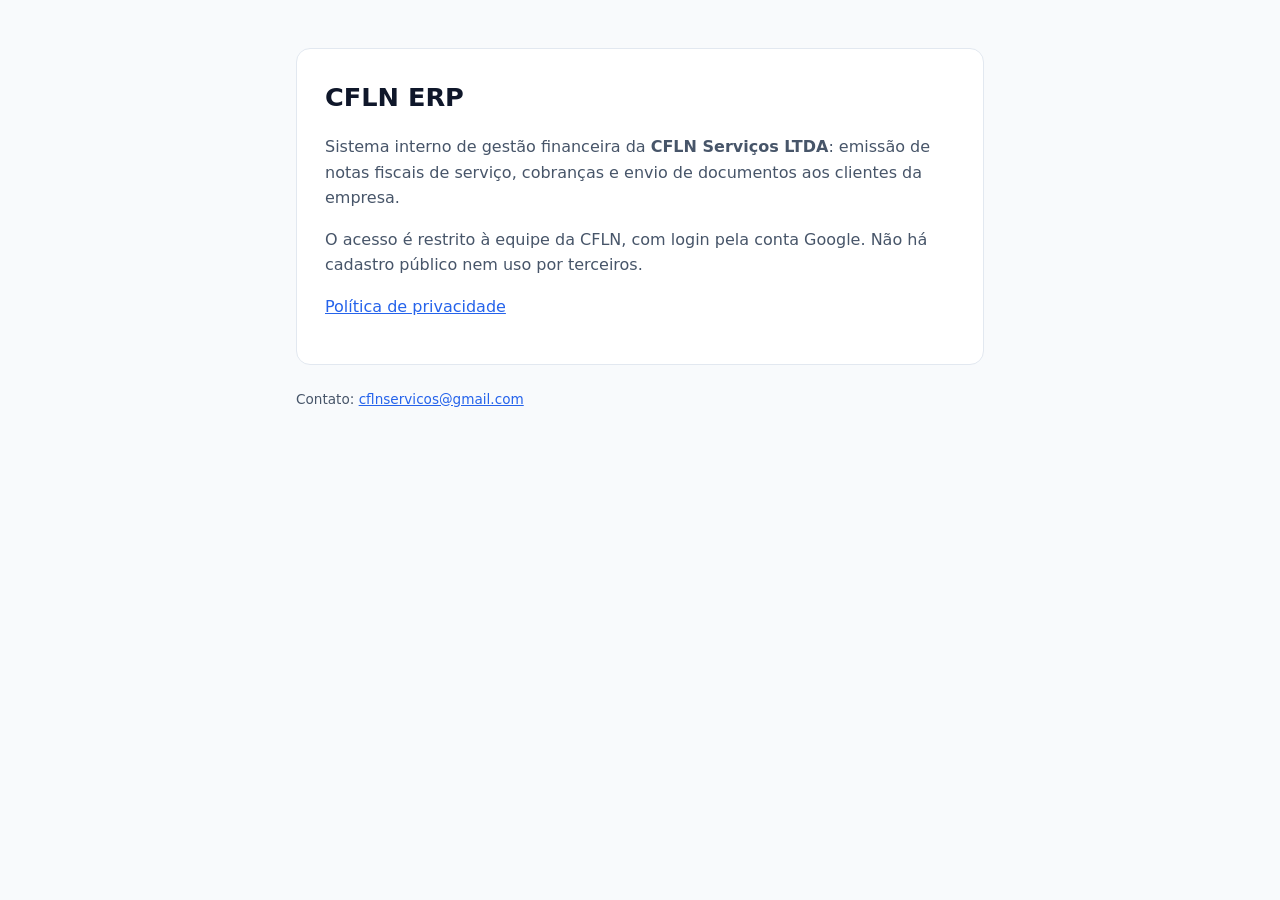
<file: index.html>
<!doctype html>
<html lang="pt-BR">
<head>
<meta charset="utf-8"><meta name="viewport" content="width=device-width,initial-scale=1">
<title>CFLN ERP</title><meta name="description" content="Sistema interno de gestão financeira da CFLN Serviços LTDA.">
<link rel="stylesheet" href="estilo.css">
</head>
<body><main><div class="card">
<h1>CFLN ERP</h1>
<p>Sistema interno de gestão financeira da <strong>CFLN Serviços LTDA</strong>: emissão de notas fiscais de serviço,
cobranças e envio de documentos aos clientes da empresa.</p>
<p>O acesso é restrito à equipe da CFLN, com login pela conta Google. Não há cadastro público nem uso por terceiros.</p>
<p><a href="privacidade.html">Política de privacidade</a></p>
</div>
<footer>Contato: <a href="mailto:cflnservicos@gmail.com">cflnservicos@gmail.com</a></footer>
</main></body>
</html>
</file>
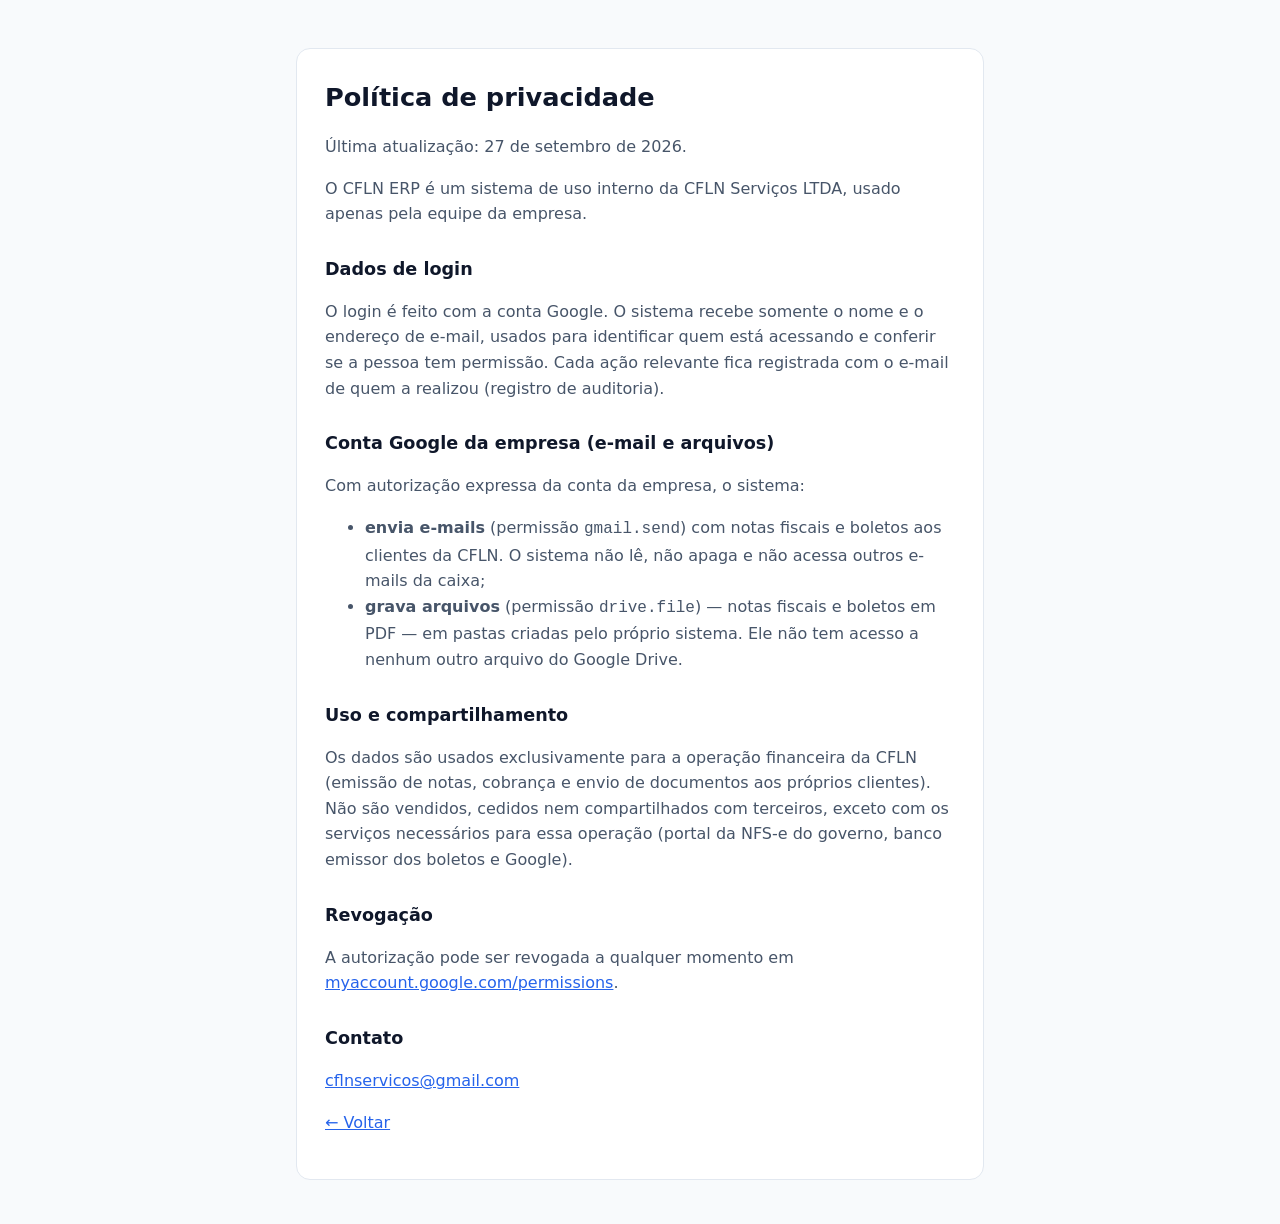
<file: privacidade.html>
<!doctype html>
<html lang="pt-BR">
<head>
<meta charset="utf-8"><meta name="viewport" content="width=device-width,initial-scale=1">
<title>Política de privacidade — CFLN ERP</title>
<link rel="stylesheet" href="estilo.css">
</head>
<body><main><div class="card">
<h1>Política de privacidade</h1>
<p>Última atualização: 27 de setembro de 2026.</p>

<p>O CFLN ERP é um sistema de uso interno da CFLN Serviços LTDA, usado apenas pela equipe da empresa.</p>

<h2>Dados de login</h2>
<p>O login é feito com a conta Google. O sistema recebe somente o nome e o endereço de e-mail, usados para
identificar quem está acessando e conferir se a pessoa tem permissão. Cada ação relevante fica registrada com o
e-mail de quem a realizou (registro de auditoria).</p>

<h2>Conta Google da empresa (e-mail e arquivos)</h2>
<p>Com autorização expressa da conta da empresa, o sistema:</p>
<ul>
<li><strong>envia e-mails</strong> (permissão <code>gmail.send</code>) com notas fiscais e boletos aos clientes da
CFLN. O sistema não lê, não apaga e não acessa outros e-mails da caixa;</li>
<li><strong>grava arquivos</strong> (permissão <code>drive.file</code>) — notas fiscais e boletos em PDF — em pastas
criadas pelo próprio sistema. Ele não tem acesso a nenhum outro arquivo do Google Drive.</li>
</ul>

<h2>Uso e compartilhamento</h2>
<p>Os dados são usados exclusivamente para a operação financeira da CFLN (emissão de notas, cobrança e envio de
documentos aos próprios clientes). Não são vendidos, cedidos nem compartilhados com terceiros, exceto com os
serviços necessários para essa operação (portal da NFS-e do governo, banco emissor dos boletos e Google).</p>

<h2>Revogação</h2>
<p>A autorização pode ser revogada a qualquer momento em
<a href="https://myaccount.google.com/permissions">myaccount.google.com/permissions</a>.</p>

<h2>Contato</h2>
<p><a href="mailto:cflnservicos@gmail.com">cflnservicos@gmail.com</a></p>
<p><a href="index.html">← Voltar</a></p>
</div></main></body>
</html>
</file>
<file: estilo.css>
:root{--bg:#f8fafc;--fg:#0f172a;--mut:#475569;--card:#fff;--bd:#e2e8f0;--ac:#2563eb}
@media (prefers-color-scheme:dark){:root{--bg:#0b1220;--fg:#e2e8f0;--mut:#94a3b8;--card:#111a2e;--bd:#1e293b;--ac:#60a5fa}}
*{box-sizing:border-box}body{margin:0;background:var(--bg);color:var(--fg);font:16px/1.6 system-ui,-apple-system,Segoe UI,Roboto,sans-serif}
main{max-width:720px;margin:0 auto;padding:48px 16px}.card{background:var(--card);border:1px solid var(--bd);border-radius:14px;padding:28px}
h1{margin:0 0 8px;font-size:1.6rem}h2{font-size:1.1rem;margin:28px 0 6px}p,li{color:var(--mut)}a{color:var(--ac)}footer{margin-top:24px;font-size:.85rem;color:var(--mut)}
</file>
